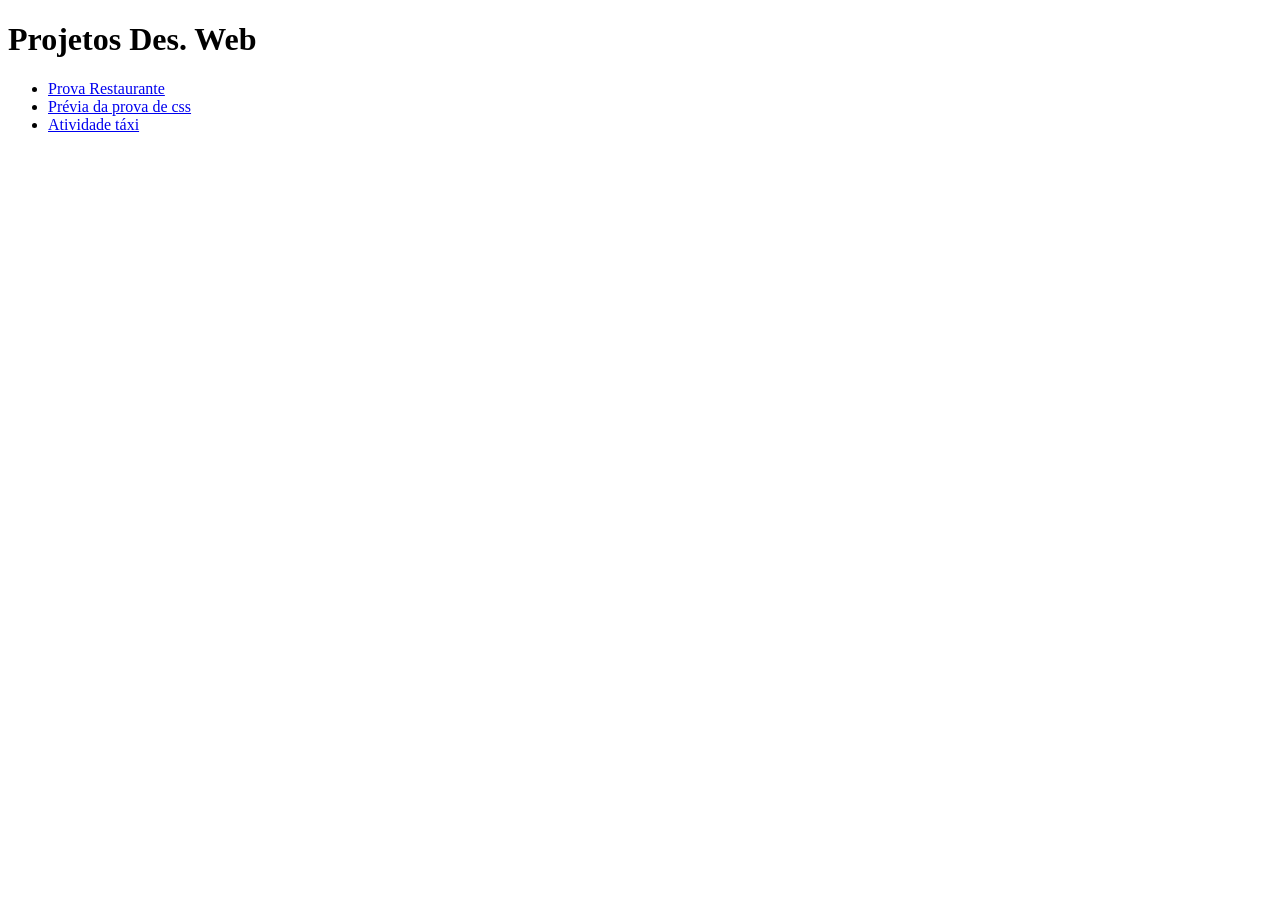
<file: index.html>
<!DOCTYPE html>
<html lang="en">
<head>
    <meta charset="UTF-8">
    <meta name="viewport" content="width=device-width, initial-scale=1.0">
    <title>Projetos dev-web</title>
</head>
<body>
    <main>
        <h1>
            Projetos Des. Web
        </h1>
        <ul>
            <li>
                <a href="prova-restaurante/">Prova Restaurante</a>
            </li>
            <li>
                <a href="pré_prova_css/">Prévia da prova de css</a>
            </li>
            <li>
                <a href="atv-taxi/">Atividade táxi</a>
            </li>
        </ul>
    </main>
</body>
</html>
</file>
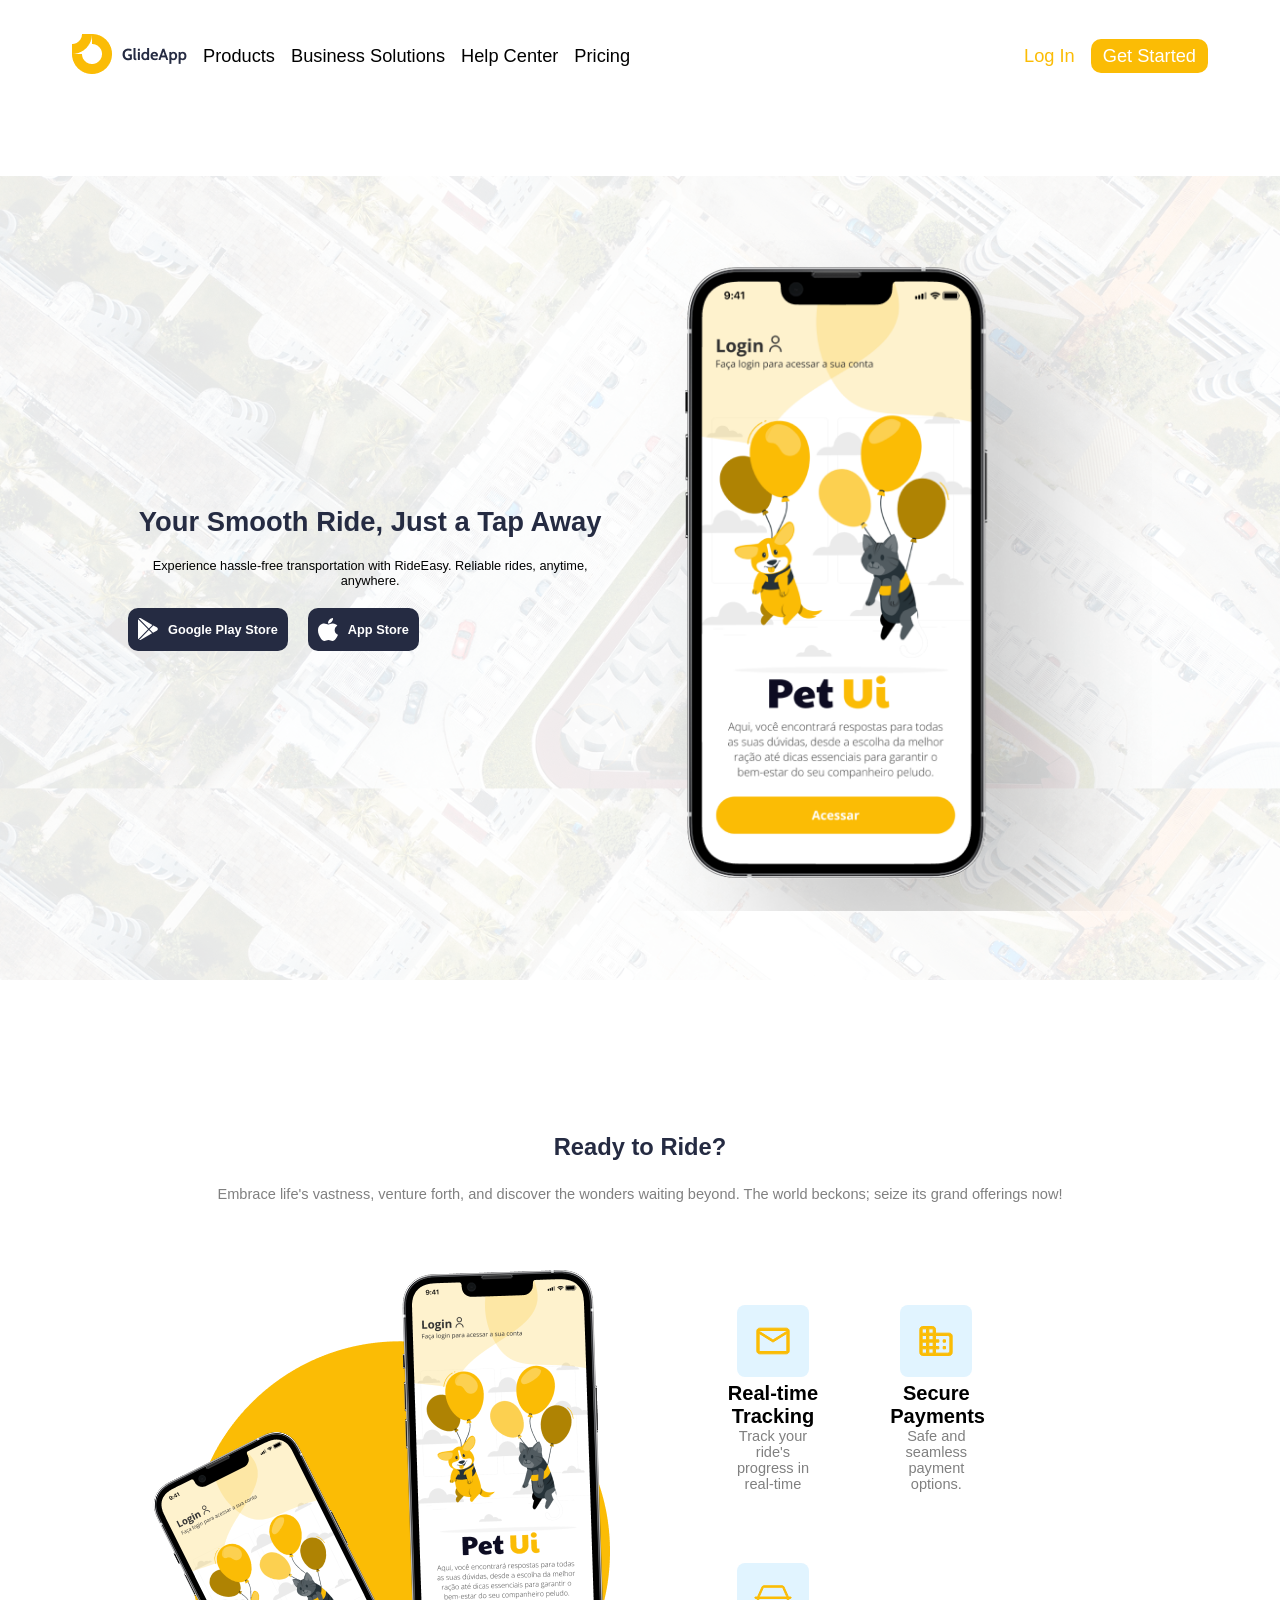
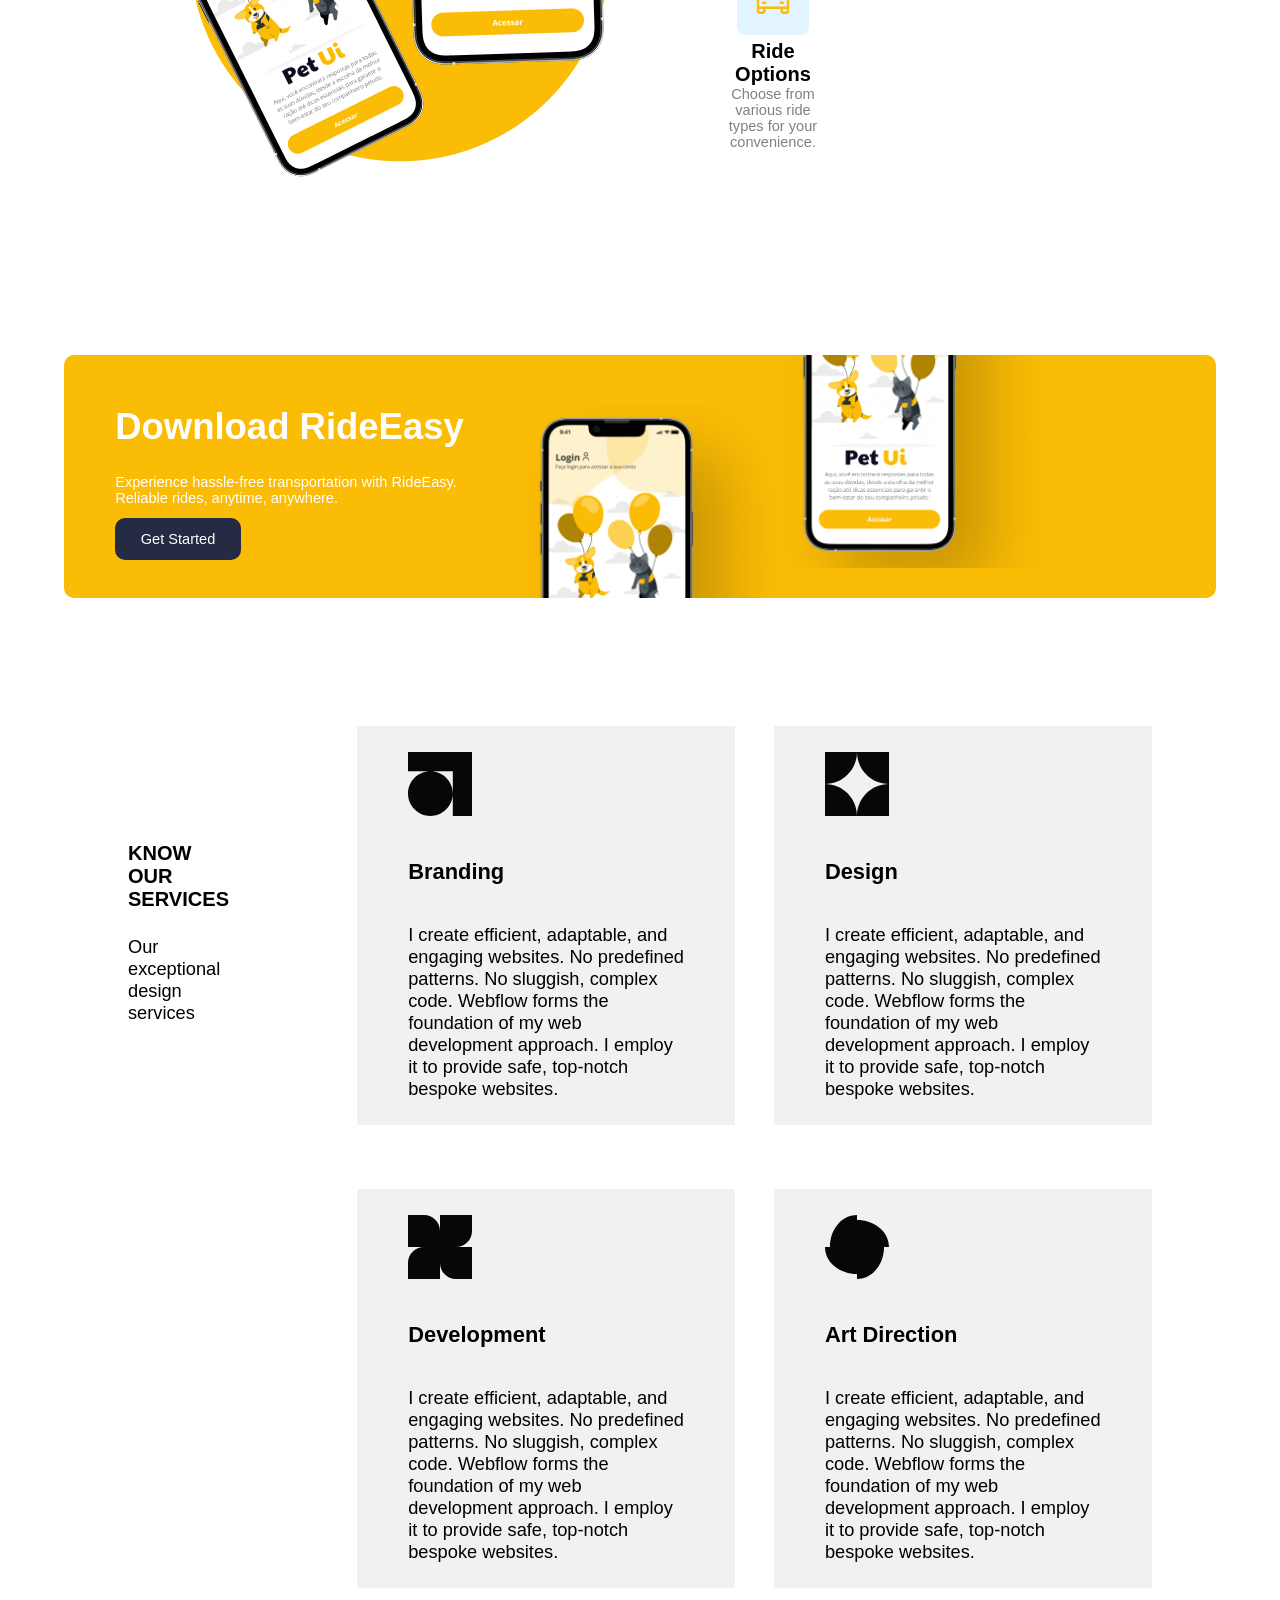
<file: atv-taxi/index.html>
<!DOCTYPE html>
<html lang="en">

<head>
    <meta charset="UTF-8">
    <meta name="viewport" content="width=device-width, initial-scale=1.0">
    <title>Atividade táxi</title>
    <link rel="stylesheet" href="CSS/reset.css">
    <link rel="stylesheet" href="CSS/style.css">
</head>

<body>
    <header>
        <nav>
            <ul>
                <li>
                    <h1>
                        <a href="index.html">
                            <img src="images/logo-glide-app.png" alt="logo">
                        </a>
                    </h1>
                </li>
                <li>
                    <a href="#">Products</a>
                </li>
                <li>
                    <a href="#">Business Solutions</a>
                </li>
                <li>
                    <a href="#">Help Center</a>
                </li>
                <li>
                    <a href="#">Pricing</a>
                </li>
            </ul>
            <ul>
                <li class="font-yellow">
                    <a href="#">Log In</a>
                </li>
                <li class="btn">
                    <a href="#">Get Started</a>
                </li>
            </ul>
        </nav>
    </header>
    <main>
        <section class="banner">
            <div class="text">
                <h2>
                    Your Smooth Ride, Just a Tap Away
                </h2>
                <p>
                    Experience hassle-free transportation with RideEasy. Reliable rides, anytime, anywhere.
                </p>
                <p class="buttons">
                    <a href=https://play.google.com/store>
                        <img src="images/icon-button-google.svg" alt="Google Play Store">
                        <span>Google Play Store</span></a>
                    <a href="https://www.apple.com/br/app-store/">
                        <img src="images/icon-apple-ios.svg" alt="App Store">
                        <span>App Store</span></a>
                </p>
            </div>
            <div class="img-doguinho">
                <img src="images/iphone-pet-ui.png" alt="iphone-pet-ui">
            </div>
        </section>
        <section class="features">
            <h2>
                Ready to Ride?
            </h2>
            <p>
                Embrace life's vastness, venture forth, and discover the wonders waiting beyond. The world beckons;
                seize its grand offerings now!
            </p>
            <div>
                <div class="imagem">
                    <img src="images/smartphones-pet-uis.png" alt="celulares">
                </div>
                <div class="lista">
                    <ul>
                        <li>
                            <img src="images/icon-back-blue-letter.svg" alt="carta">
                            <h3>
                                Real-time Tracking
                            </h3>
                            <p>
                                Track your ride's progress in real-time
                            </p>
                        </li>
                        <li>
                            <img src="images/icon-back-blue-building.svg" alt="edifício">
                            <h3>
                                Secure Payments
                            </h3>
                            <p>
                                Safe and seamless payment options.
                            </p>
                        </li>
                        <li>
                            <img src="images/icon-back-blue-car.svg" alt="carro">
                            <h3>
                                Ride Options
                            </h3>
                            <p>
                                Choose from various ride types for your convenience.
                            </p>
                        </li>
                    </ul>
                </div>
            </div>
        </section>
        <section class="call">
            <h2>
                Download RideEasy
            </h2>
            <p>
                Experience hassle-free transportation with RideEasy. Reliable rides, anytime, anywhere.
            </p>
            <p>
                <a href="#">Get Started</a>
            </p>
        </section>
        <section class="services">
            <div class="text">
                <h2>
                    KNOW OUR
                    SERVICES
                </h2>
                <p>
                    Our exceptional design services
                </p>
            </div>
            <div>
                <ul>
                    <li>
                        <img src="images/icon-brading.svg" alt="icon-brading">
                        <h3>
                            Branding
                        </h3>
                        <p>
                            I create efficient, adaptable, and engaging websites. No predefined patterns. No sluggish, complex code. Webflow forms the foundation of my web development approach. I employ it to provide safe, top-notch bespoke websites.
                        </p>
                    </li>
                    <li>
                        <img src="images/icon-design.svg" alt="icon design">
                        <h3>
                            Design
                        </h3>
                        <p>
                            I create efficient, adaptable, and engaging websites. No predefined patterns. No sluggish, complex code. Webflow forms the foundation of my web development approach. I employ it to provide safe, top-notch bespoke websites.
                        </p>
                    </li>
                    <li>
                        <img src="images/icon-development.svg" alt="development">
                        <h3>
                            Development
                        </h3>
                        <p>
                            I create efficient, adaptable, and engaging websites. No predefined patterns. No sluggish, complex code. Webflow forms the foundation of my web development approach. I employ it to provide safe, top-notch bespoke websites.
                        </p>
                    </li>
                    <li>
                        <img src="images/icon-art.svg" alt="icon art">
                        <h3>
                            Art Direction
                        </h3>
                        <p>
                            I create efficient, adaptable, and engaging websites. No predefined patterns. No sluggish, complex code. Webflow forms the foundation of my web development approach. I employ it to provide safe, top-notch bespoke websites.
                        </p>
                    </li>
                </ul>
            </div>
        </section>
    </main>
</body>

</html>
</file>
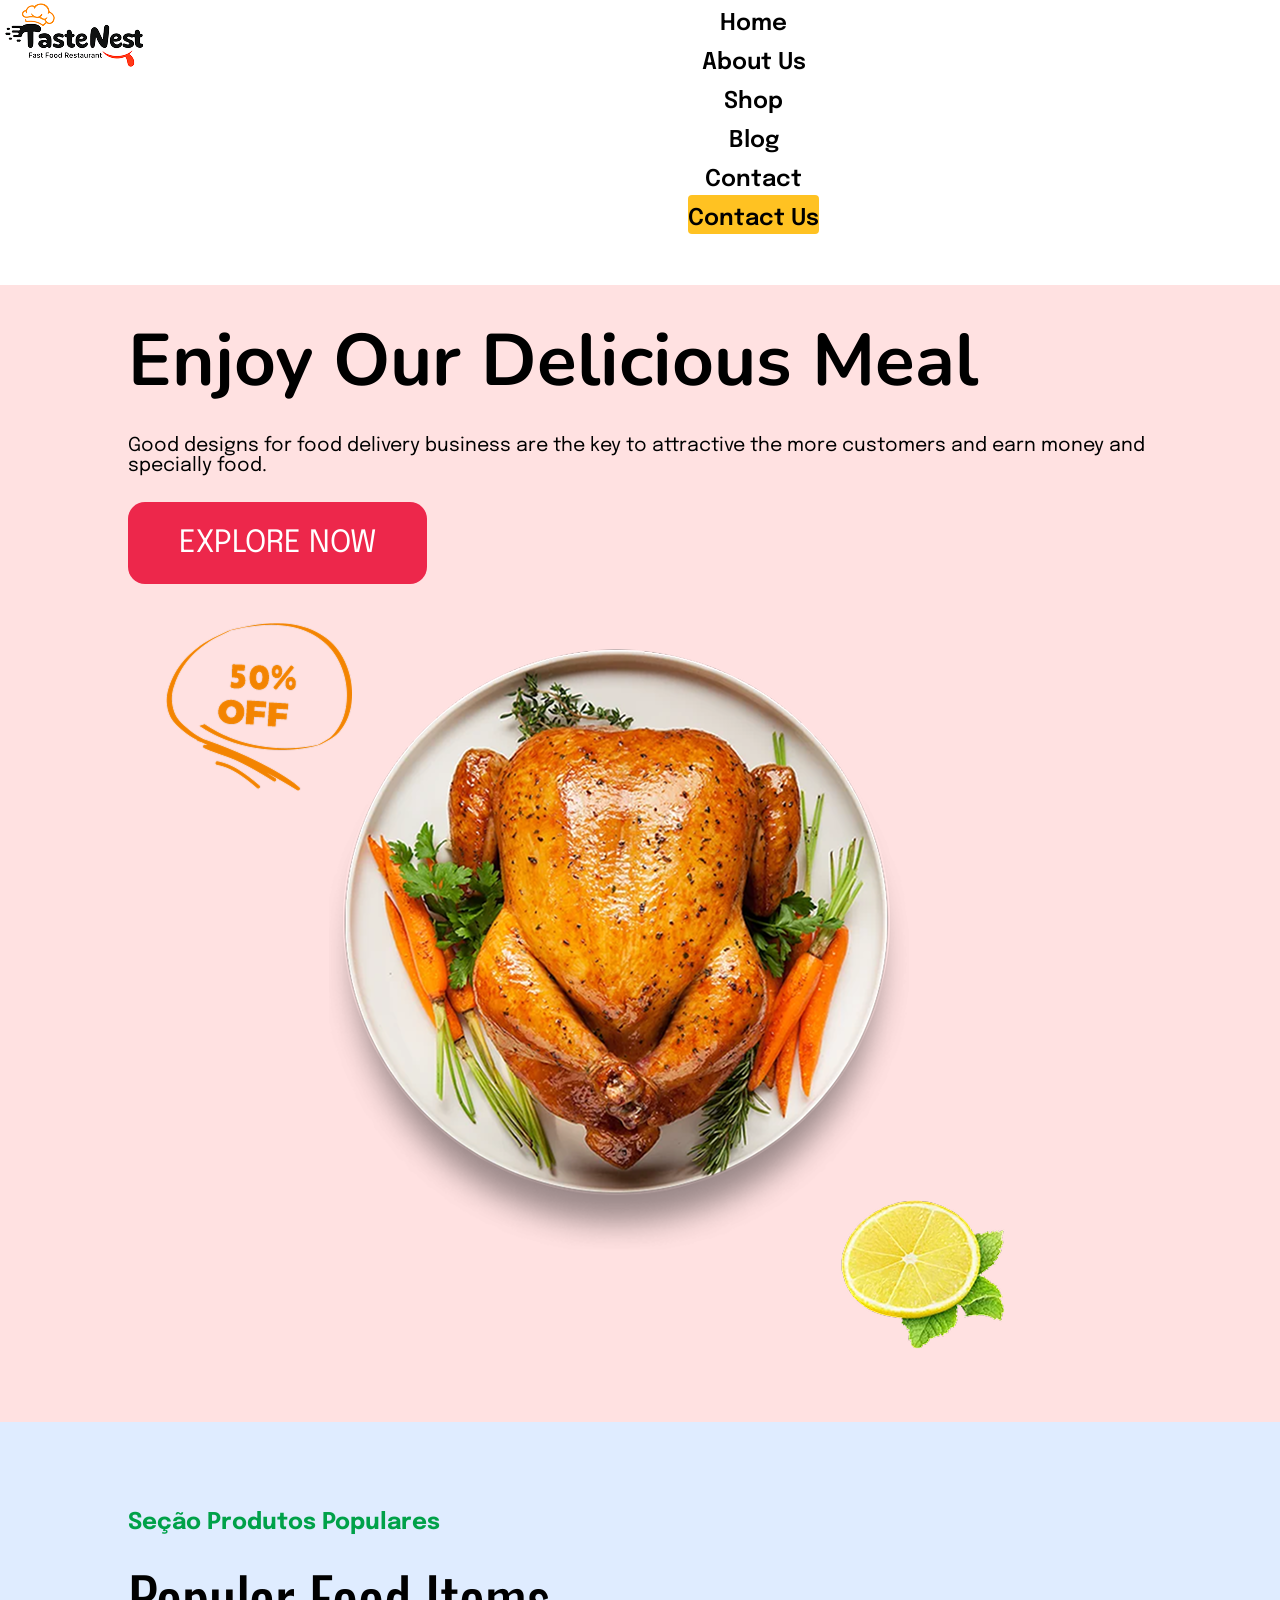
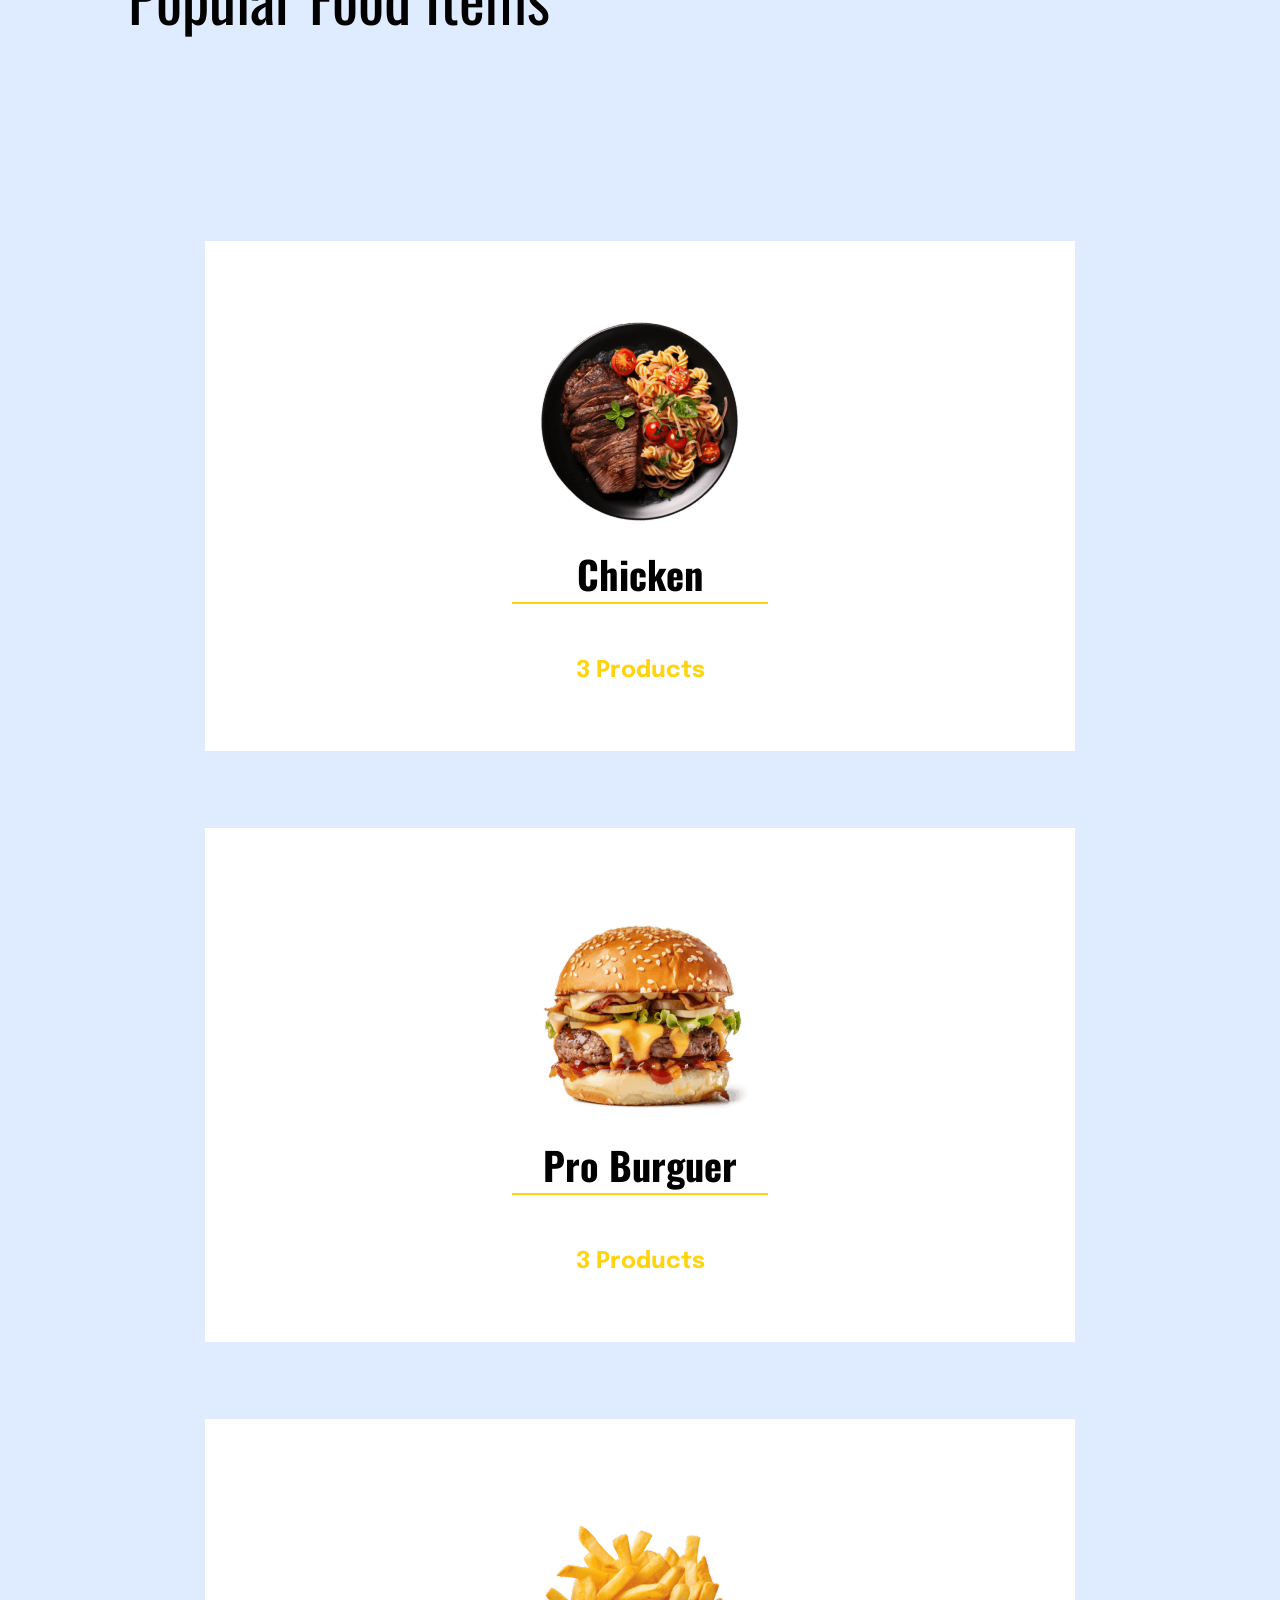
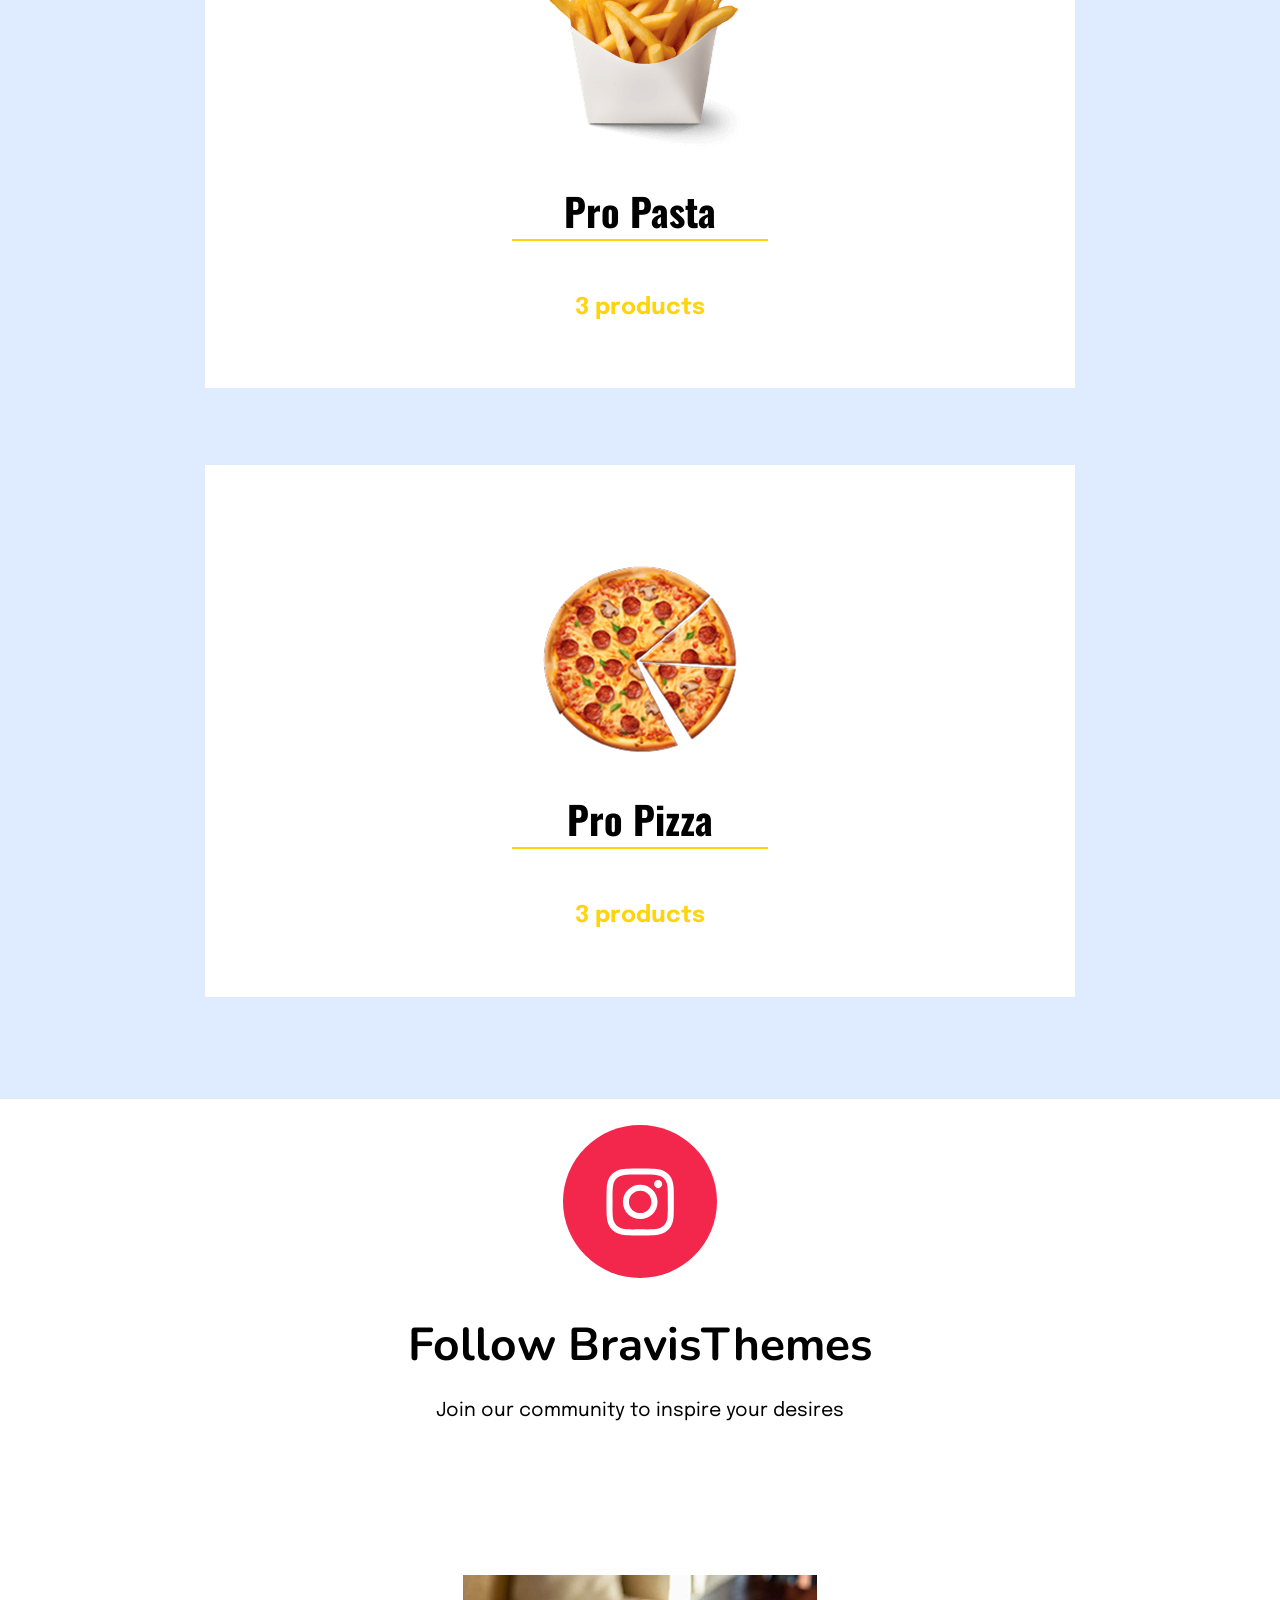
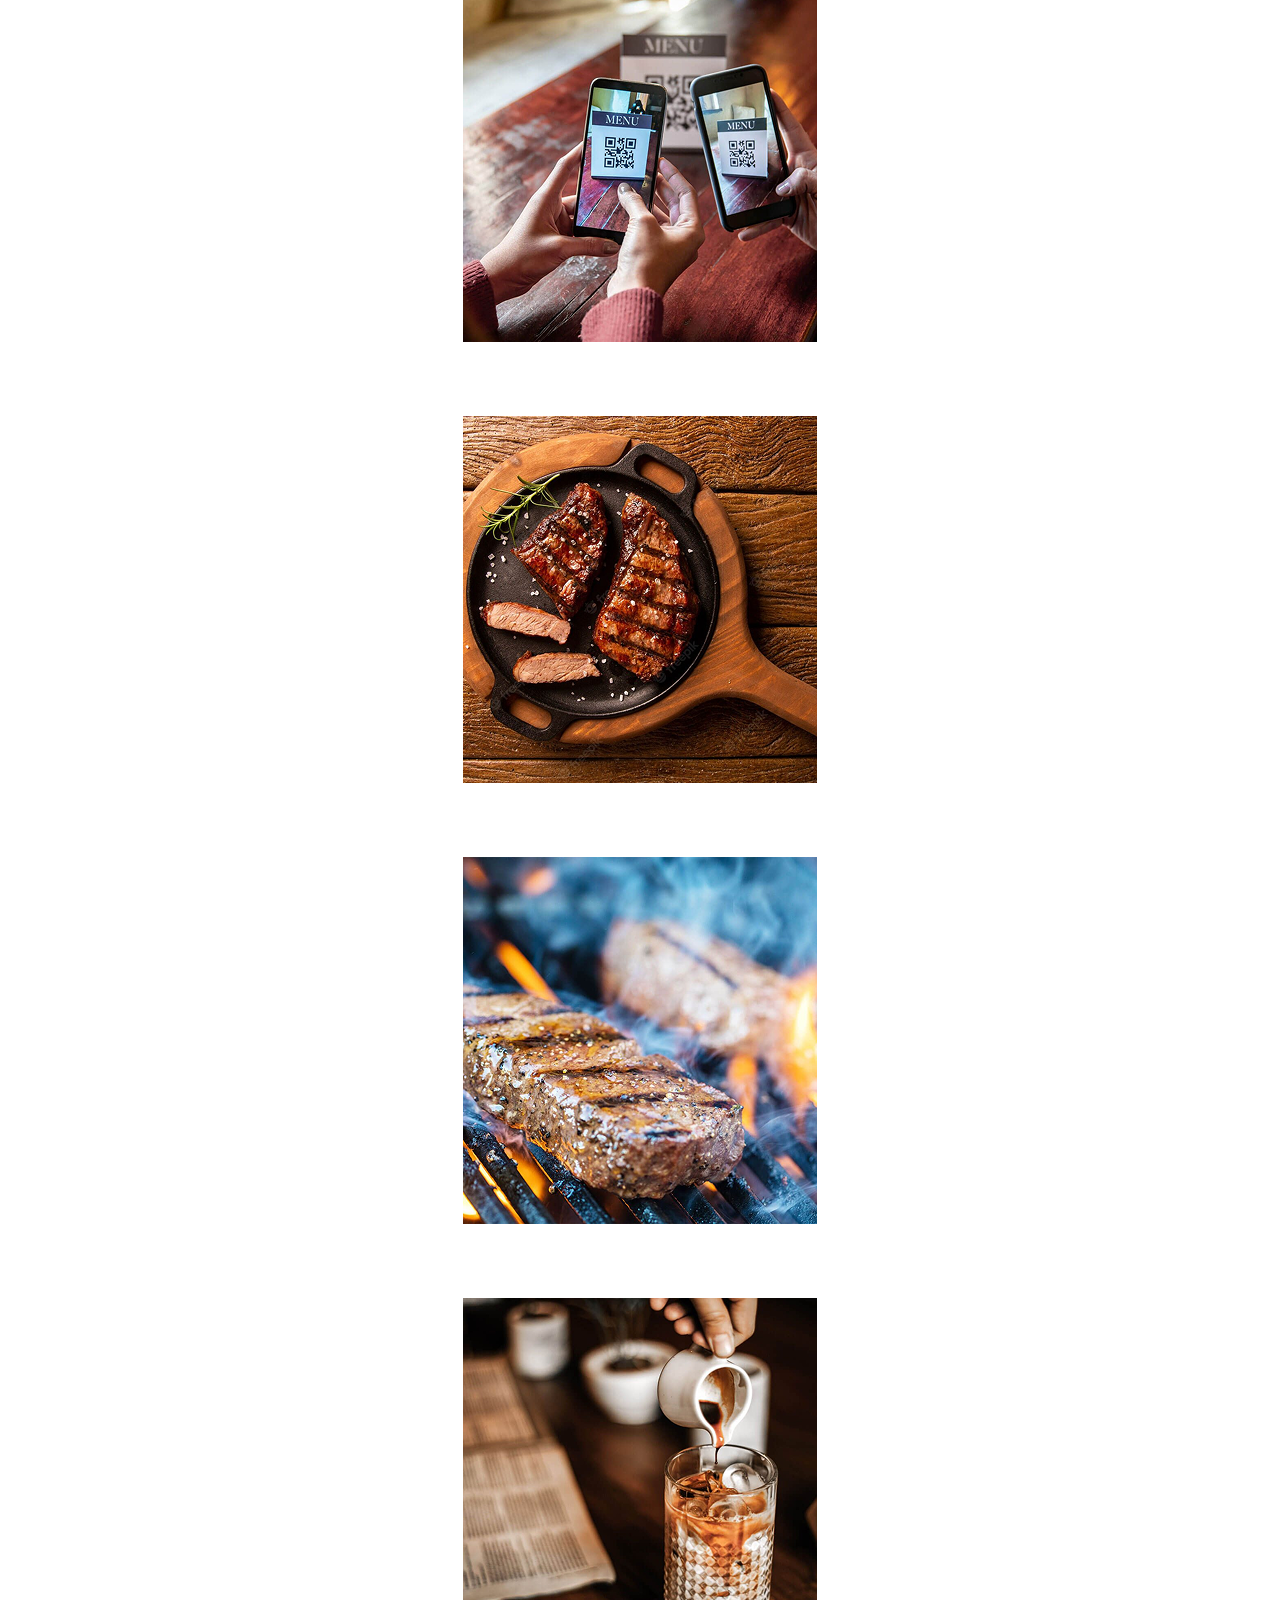
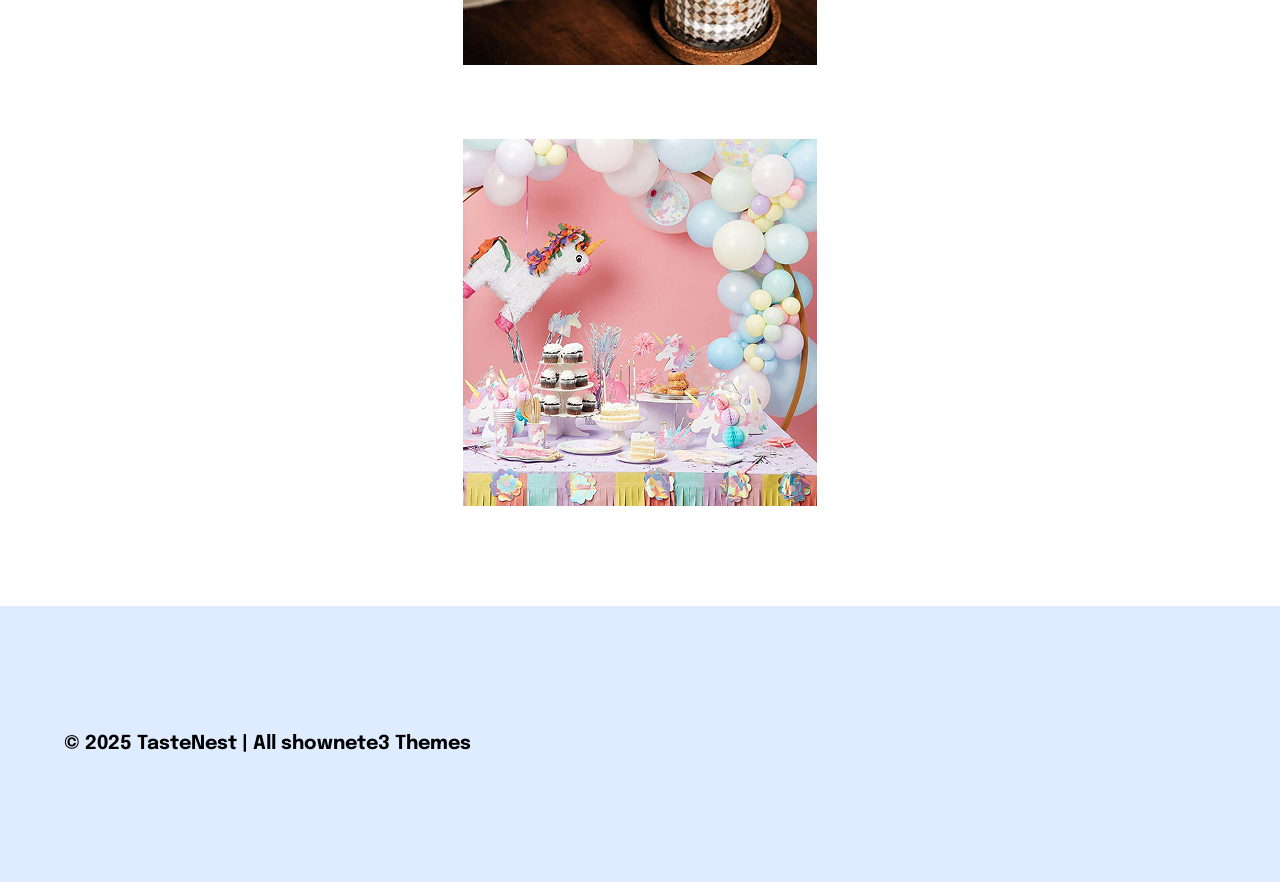
<file: prova-restaurante/index.html>
<!DOCTYPE html>
<html lang="en">
<head>
    <meta charset="UTF-8">
    <meta name="viewport" content="width=device-width, initial-scale=1.0">
    <title>Document</title>
    <link rel="stylesheet" href="css/reset.css">
    <link rel="stylesheet" href="css/style.css">
</head>
<body>
    <header>
        <nav>
            <h1>
                <a href="index.html">
                    <img src="images/logo-tastenest.png" alt="Logo">
            </h1>
        </a>
            <ul>
                <li>
                    <a href="index.html">Home</a>
                </li>
                <li>
                    <a href="#">About Us</a>
                </li>
                <li>
                    <a href="#">Shop</a>
                </li>
                <li>
                    <a href="#">Blog</a>
                </li>
            </h1>
                </li>
                <li>
                    <a href="#">Contact</a>
                </li>
                <li class="btn">
                    <a href="#">Contact Us</a>
                </li>
            </ul>
        </nav>
    </header>
    <main>
        <section class="banner">
            <h2>
                Enjoy Our Delicious Meal
            </h2>
            <p>
                Good designs for food delivery business are the key to attractive the more customers and earn money and specially food.
            </p>
            <a href="#">EXPLORE NOW</a>
            <img src="images/galeto-banner.png" alt="galeto">
        </section>
        <section class="products">
            <p>
               Seção Produtos Populares 
            </p>
            <h2>
                Popular Food Items
            </h2>
            <ul>
                <li>
                    <img src="images/pasta.png.png" alt="pasta">
                    <h3>
                        Chicken
                    </h3>
                    <span>
                        <p>
                            3 Products
                        </p>
                    </span>
                </li>
                <li>
                    <img src="images/burger.png.png" alt="burguer">
                    <h3>
                        Pro Burguer
                    </h3>
                    <span>
                    <p>
                        3 Products
                    </p>
                    </span>
                </li>
                <li>
                    <img src="images/french-fry.png.png" alt="batatas">
                    <h3>
                        Pro Pasta
                    </h3>
                    <span>
                    <p>
                        3 products
                    </p>
                    </span>
                </li>
                <li>
                    <img src="images/pizza-2.png.png" alt="pizza">
                    <h3>
                        Pro Pizza
                    </h3>
                    <span>
                    <p>
                        3 products
                    </p>
                    </span>
                </li>
            </ul>
        </section>
        <section class="follow">
            <a>
                <img src="images/icone-instagram.svg" alt="instagram">
            </a>
            <h2>
                Follow BravisThemes
            </h2>
            <p>
                Join our community to inspire your desires
            </p>
            <ul>
                <li>
                    <img src="images/follow-qrcode.png" alt="qrcode">
                </li>
                <li>
                    <img src="images/follow-churrasco-panela.png" alt="churrasco na panela">
                </li>
                <li>
                    <img src="images/follow-churrasco-grelha.png" alt="churrasco na grelha">
                </li>
                <li>
                    <img src="images/follow-cafe.png" alt="café">
                </li>
                <li>
                    <img src="images/follow-aniversario.png" alt="decoração de aniversário">
                </li>
            </ul>
        </section>
    </main>
    <footer>
        <p>
            © 2025 TasteNest<span> |
                All shownete3 Themes
            </span>
        </p>
    </footer>
</body>
</html>
</file>
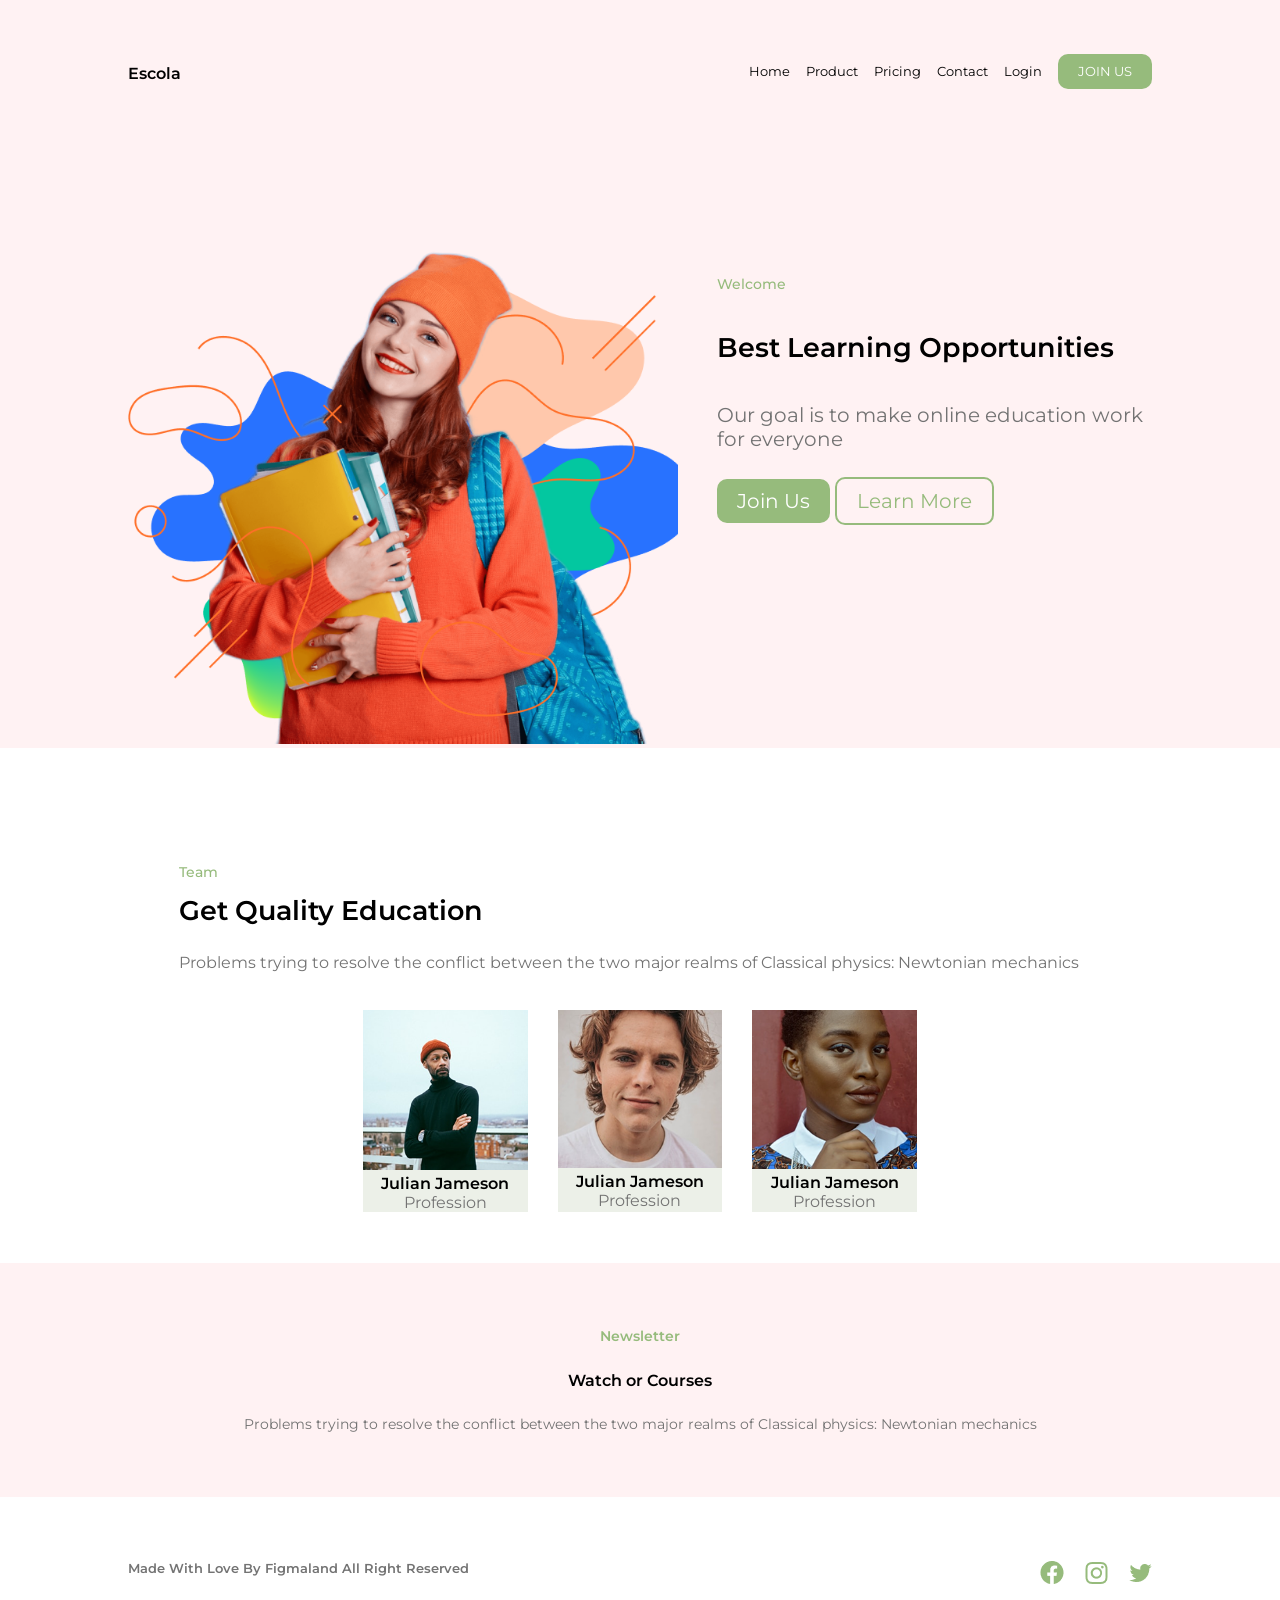
<file: pré_prova_css/index.html>
<!DOCTYPE html>
<html lang="en">

<head>
    <meta charset="UTF-8">
    <meta name="viewport" content="width=device-width, initial-scale=1.0">
    <title>novaEscola</title>
    <link rel="stylesheet" href="css/style.css">
    <link rel="stylesheet" href="css/reset.css">

    <link rel="preconnect" href="https://fonts.googleapis.com">
    <link rel="preconnect" href="https://fonts.gstatic.com" crossorigin>
    <link
        href="https://fonts.googleapis.com/css2?family=Montserrat:ital,wght@0,100..900;1,100..900&family=Sen:wght@400..800&display=swap"
        rel="stylesheet">

</head>

<body>
    <header>
        <h1>
            <a href="index.html">Escola</a>
        </h1>
        <nav>
            <ul>
                <li><a href="index.html">Home</a></li>
                <li><a href="#">Product</a></li>
                <li><a href="#">Pricing</a></li>
                <li><a href="#">Contact</a></li>
                <li><a href="#">Login</a></li>
                <li><a href="#" class="btn">JOIN US</a></li>
            </ul>
        </nav>
    </header>
    <main>

        <section class="banner">
            <div>
                <img src="imagens/moça_capa.png" alt="moça com livros">
            </div>
            <div>
                <h3>Welcome</h3>
                <h2>Best Learning Opportunities</h2>
                <p>Our goal is to make online education work for everyone</p>
                <p><a href="#" class="btn">Join Us<a>
                            <a href="#" class="btn-border">Learn More</a>
                </p>


            </div>

        </section>
        <section class="team">
            <h3>Team</h3>
            <h2>Get Quality Education</h2>
            <p>Problems trying to resolve the conflict between
                the two major realms of Classical physics: Newtonian mechanics </p>
            <ul>
                <li>
                    <img src="imagens/primeiro_moço.png" alt="moço 1">
                    <h4>Julian Jameson</h4>
                    <p>Profession</p>
                </li>
                <li>
                    <img src="imagens/segundo_moço.png" alt="moço 2">
                    <h4>Julian Jameson</h4>
                    <p>Profession</p>
                </li>
                <li>
                    <img src="imagens/terceira_moça.png" alt="moça 3">
                    <h4>Julian Jameson</h4>
                    <p>Profession</p>
                </li>
            </ul>
        </section>
        <section class="newsletter">
            <h3>
                Newsletter
            </h3>
            <h2>
                Watch or Courses
            </h2>
            <p>
                Problems trying to resolve the conflict between 
                the two major realms of Classical physics: Newtonian mechanics 
            </p>
        </section>
    </main>
    <footer>
        <p>
            Made With Love By Figmaland All Right Reserved 
        </p>
        <img src="imagens/social media.png" alt="">
    </footer>
</body>

</html>
</file>
<file: atv-taxi/CSS/style.css>
/* === CSS GERAL === */
html {
  font-size: clamp(1rem, calc(0.5rem + 0.8vw), 1.625rem);
  font-family: 'Trebuchet MS', 'Lucida Sans Unicode', 'Lucida Grande', 'Lucida Sans', Arial, sans-serif;
}

/* === HEADER === */

header {
    text-align: center;
    padding: 5vw 0 0 0;
}

header nav ul li {
    margin: 3vw;
}

header nav ul li.font-yellow {
    color: #FBBC05;
} 

header nav ul li.btn a {
    background-color: #FBBC05;
    color: white;
    padding: 6px 12px;
    border-radius: 10px;
    display: inline-block;
}

section.banner{
    padding: 5vw 10vw 5vw 10vw;
    background: url(../images/background-banner.png);
    background-size: 100% auto;
    margin: 5vw 0vw 5vw 0vw;
    text-align: center;
}
section.banner div.img-doguinho{
    display: none;
}
section.banner h2{
    font-weight: 700;
    color: #252B42;
    font-size: 1.5rem;
}
section.banner p{
    font-size: 0.7rem;
    margin: 20px 0 0 0;
}
section.banner p a{
    background-color: #252B42;
    color: white;
    display: flex;
    align-items: center;
    padding: 10px;
    border-radius: 10px;
    font-weight: 600;
    gap: 10px;
}
section.banner p.buttons{
    display: flex;
    gap: 20px;
}
section.banner p.buttons img{
    max-width: 20px;
}

section.features div.imagem img {
    display: none;
}

section.features {
    padding: 5vw 10vw;
    text-align: center;
}

section.features h2 {
    font-size: 1.3rem;
    padding: 3vw;
    font-weight: bold;
    color: #252B42;
}

section.features p {
    color: gray;
    font-size: 0.8rem;
    padding: 3vw;
}

section.features ul {
    padding: 10vw;
}

section.features ul li {
    padding: 5vw;
}

section.features ul li h3 {
    font-weight: bold;
    padding:2vw;
    font-size: 1.1rem;
}

section.call {
    background-color: #FBBC05;
    border-radius: 10px;
    margin: 3vw 5vw;
    color: white;
    padding: 5vw;
}

section.call h2 {
    font-size: 1.3rem;
    font-weight: bold;
    padding: 2vw;
}

section.call p {
    font-size: 0.8rem;
    padding: 2vw;
    width: 75%;
}

section.call p a {
    background-color: #252B42;
    padding: 2vw 4vw;
    border-radius: 10px;
}

section.services {
    padding: 5vw 10vw;
}

section.services h2 {
    font-size: 1.1rem;
    font-weight: bold;
    padding: 2vw 0 2vw 0;
}

section.services div.text {
    padding: 9vw 0 9vw 0;
}

section.services ul li {
    background-color: #f1f1f1;
    padding: 5vw 10vw;
    margin: 12vw 0 0 0;
}

section.services ul li h3 {
    padding: 3vw 0 3vw 0;
    font-weight: bold;
    font-size: 1.2rem;
}

@media only screen and (min-width: 600px) {
    header {
        padding: 2vw 5vw 2vw;
    }
    
    header nav {
        display: flex;
        justify-content: space-between;
        
    }

    header nav ul {
        display: flex;
        align-items: center;

    }

    header nav ul li {
        margin: 0%;
        padding: 8px;
    }

        section.banner{
        display: flex;
        align-items: center;
    }
    section.banner div.img-doguinho{
        display: block;
    }

    section.features h2 {
        padding: 2vw;
    }

    section.features p {
        padding:0%;
    }

    section.features div.imagem img {
        display: block;
    }

    section.features > div {
        display: flex;
        justify-content: center;
        align-items: center;
        gap: 15px;
    }

    section.features ul {
        padding: 6vw;
    }

    section.features ul li {
        padding: 2vw;
    }

    section.features ul li h3 {
        padding: 0%;
    }

    section.features ul li p {
        padding: 0%;
    }

    section.features div.lista ul {
        display: flex;
        flex-wrap: wrap;
        gap: 20px;
        width: 40vw;

    }

    section.features div.lista ul li {
        width: 40%;
    }

    section.call {
        background: url(../images/iphone-pet-ui.png) no-repeat,  url(../images/iphone-pet-ui.png) no-repeat, linear-gradient(#FBBC05, #FBBC05);
        background-size: auto 140%, auto 140%;
        background-position: center -50%, 80% -10vw;
        padding: 3vw;
    }

    section.call h2 {
        padding: 1vw;
        font-size: 2rem;
    }

    section.call p {
        padding: 1vw;
        width: 35%;
        
    }

    section.call p a {
        padding: 1vw 2vw;
    }

    section.services {
        display: flex;
        gap: 10vw;
    }

    section.services div.text {
        width: 30%;
    }

    section.services ul {
        display: grid;
        grid-template-columns: 1fr 1fr;
        gap: 3vw;
    }

    section.services ul li {
        padding: 2vw 4vw;
        margin: 2vw 0 0 0;
    }
    
}
</file>
<file: prova-restaurante/css/style.css>
/* === IMPORTAÇÃO DE FONTES */
@import url('https://fonts.googleapis.com/css2?family=Epilogue:ital,wght@0,100..900;1,100..900&family=Fredoka:wght@300..700&family=Nunito:ital,wght@0,200..1000;1,200..1000&family=Oswald:wght@200..700&display=swap');
/*
Follow - font-family: "Fredoka", sans-serif;
Medu - Oswald
*/
/* ==========================*/

/* ==== FORMATAÇÃO GERAL === */
html{
    font-size: clamp(1rem, 2vw + 0.8rem, 3rem);
    font-family: "Epilogue", sans-serif;
}
h1{
    font-family: "Nunito", sans-serif;
}
h2,h3,h4,h5,h6{
    font-family: "Oswald", sans-serif;
}


/* === HEADER === */

header nav {
    text-align: center;
}

header a {
    font-size: 0.6rem;
    font-weight: 600;
}

header nav ul li.btn {
    background-color: #FFC222;
    margin: 0 36vw 4vw;
    border-radius: 4px;
}

section.banner {
    background-color:#ffe1e1 ;
    padding: 2vw 10vw;
}

section.banner h2 {
    font-family: 'nunito';
    font-weight: bold;
    font-size: 1.9rem;
}

section.banner p {
    font-size: 0.5rem;
    padding: 2vw 0;
}

section.banner a {
    color: white;
    background-color: #ED274B;
    padding: 2vw 4vw;
    border-radius: 17px;
    display:inline-block;
    font-size: 0.8rem;
}

section.banner img {
    padding: 3vw;
}

section.products {
    background-color:#dfecff ;
    padding: 2vw 10vw;
}

section.products p {
    color: #00A149;
    font-size: 0.6rem;
    font-weight: bold;
    padding: 5vw 0 0 0;
}

section.products h2 {
    font-size:1.6rem;
    line-height: 10vw;
    padding: 0 0 8vw 0;
}

section.products ul {
    text-align: center;
}

section.products ul li {
    background-color: white;
    margin: 6vw;
    padding: 6vw;
}

section.products ul li h3 {
    font-weight: bold;
    border-bottom:2px solid #FFD40D;
    margin: 0 18vw;
}

section.products span p {
    color: #FFD40D;
    line-height: 0.5vw;
}

section.follow {
    text-align: center;
    padding: 2vw 10vw;
}

section.follow a img {
    width: 15%;
}

section.follow h2 {
    font-size: 1.2rem;
    font-family: 'nunito';
    font-weight: bold;
    padding: 2vw;
}

section.follow p {
    font-size: 0.5rem;
    padding: 0 0 7vw 0;
}

section.follow ul li {
    margin: 5vw;
}

footer {
    background-color: #dfecff;
}

footer p {
    font-size: 0.5rem;
    padding: 10vw 5vw;
    color: #E©D274B;
    font-weight: bold;
}

footer p span {
    color: black;
}

/* MEDIA QUERY - DESKTOP */
@media  screen and (min-width: 600px) {
    header nav {
        display: flex;
        justify-content: space-between;
    }

    header nav ul {
        
    }
}
</file>
<file: pré_prova_css/css/style.css>
/*=== CSS GERAL ===*/

html{
    font-family:"Montserrat";
}

.btn{
    background: #96BB7C;
    color: white;
    padding: 10px 20px ;
    border-radius: 10px;
}

.btn-border{
    padding: 10px 20px ;
    border-radius: 10px;
    color: #96BB7C;
    border: 2px solid;
}





/*=== Header ===*/

header{
    background:#FFF2F3;
    display: flex;
    justify-content: space-between;
    padding: 5vw 10vw 5vw 10vw;
}

section.banner h3{
    color:#96BB7C;
    font-weight: 500;
    font-size: 0.9rem;
    margin: 5vw 0 3vw 0;
}

section.banner h2{
    font-weight: 600;
    font-size: 1.7rem;
    margin: 3vw 0 3vw 0;
}


header nav ul{
    display: flex;
    gap: 16px ;
    font-size: 0.8rem;
}


header h1{
    font-weight: 600;
}

/* === banner ===*/

section.banner {
    background:#FFF2F3;
    padding: 5vw 10vw 0vw 10vw;
    display: flex;
    gap: 3vw;
}


section.banner p{
    color: #737373;
    font-size: 20px;
    margin: 3vw 0 3vw 0;
}

/* === team ===*/

section.team {
    padding: 4vw;
}

section.team h3{
   color:#96BB7C;
    font-weight: 500;
    font-size: 0.9rem;
    margin: 5vw 10vw 1vw 10vw; 
}

section.team h2{
    font-weight: 600;
    font-size: 1.7rem;
    margin: 1vw 10vw 2vw 10vw;
}

section.team > p{
    color: #737373;
    font-size: 20px;
    margin: 2vw 0 3vw 10vw;
    font-size: 1rem;
}

section.team ul{
    display: flex;
    justify-content: center;
    gap: 30px;
}

section.team ul li{
    width: 14%;
    text-align: center;
    background: #ECF0E8;
}

section.team h4 {
    font-weight: 600;
}

section.team p {
    color: #737373;
}

section.newsletter {
    background: #FFF2F3;
    padding: 5vw 10vw 5vw 10vw;
    text-align: center;
}

section.newsletter h3 {
    color: #96BB7C;
    font-weight: 600;
    font-size: 0.9rem;
}

section.newsletter h2 {
    font-weight: 600;
    padding: 2vw;
}

section.newsletter p {
    color: #737373;
    font-size: 0.9rem;
}

footer {
    display:flex ;
    justify-content: space-between;
    padding: 5vw 10vw 5vw 10vw;
}

footer p {
    color: #737373;
    font-size: 0.8rem;
    font-weight: 600;
}
</file>
